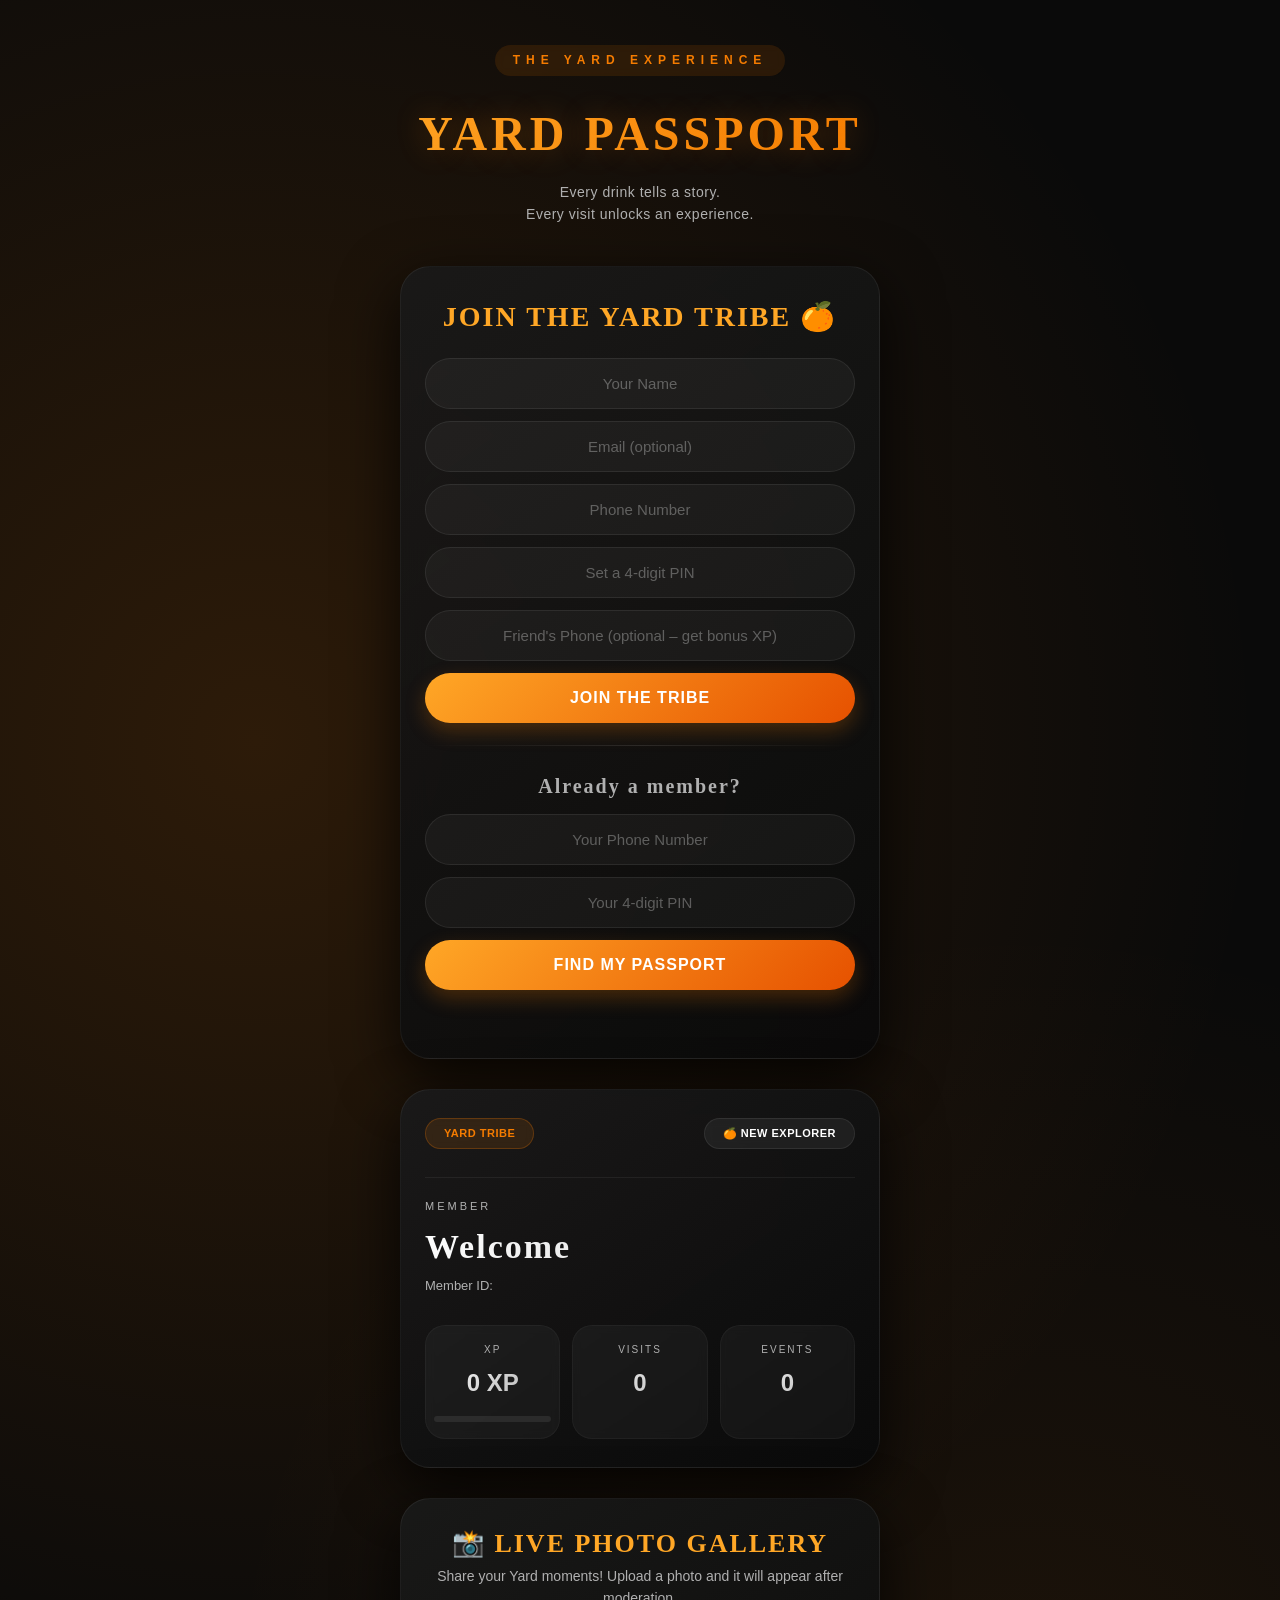
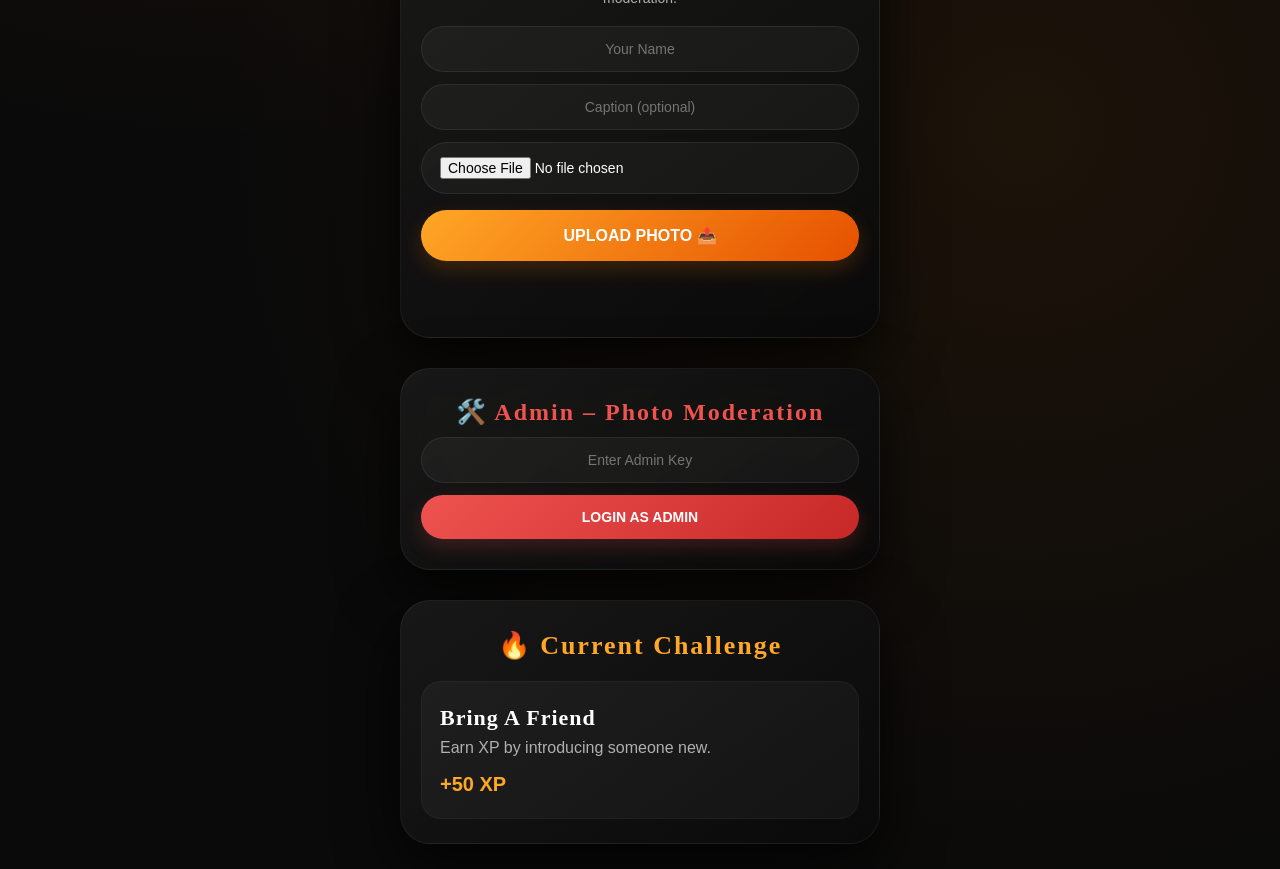
<file: index.html>
<!DOCTYPE html>
<html lang="en">

<head>
  <meta charset="UTF-8" />
  <meta name="viewport" content="width=device-width, initial-scale=1.0" />
  <title>The Yard Experience Passport</title>

  <!-- Google Fonts: Fraunces & IBM Plex Mono -->
  <link rel="preconnect" href="https://fonts.googleapis.com" />
  <link rel="preconnect" href="https://fonts.gstatic.com" crossorigin />
  <link href="https://fonts.googleapis.com/css2?family=Fraunces:opsz,wght@9..144,400;9..144,600;9..144,700&family=IBM+Plex+Mono:wght@300;400;600&display=swap" rel="stylesheet" />

  <link rel="stylesheet" href="style.css" />
</head>

<body>

  <main class="experience-widget">

    <!-- HERO -->
    <section class="hero">
      <span>THE YARD EXPERIENCE</span>
      <h1>YARD PASSPORT</h1>
      <p>Every drink tells a story.<br />Every visit unlocks an experience.</p>
    </section>

    <!-- LOGIN / REGISTER -->
    <section class="passport-login">

      <h2>JOIN THE YARD TRIBE 🍊</h2>

      <input id="nameInput" type="text" placeholder="Your Name" required />
      <input id="emailInput" type="email" placeholder="Email (optional)" />
      <input id="phoneInput" type="tel" placeholder="Phone Number" required />
      <input id="pinInput" type="password" placeholder="Set a 4-digit PIN" maxlength="4" pattern="\d{4}" required />
      <input id="referralInput" type="tel" placeholder="Friend's Phone (optional – get bonus XP)" />

      <button id="joinButton">JOIN THE TRIBE</button>

      <hr />

      <h3>Already a member?</h3>
      <input id="loginPhoneInput" type="tel" placeholder="Your Phone Number" required />
      <input id="loginPinInput" type="password" placeholder="Your 4-digit PIN" maxlength="4" pattern="\d{4}" required />
      <button id="findPassport">FIND MY PASSPORT</button>

      <p id="loginMessage"></p>
    </section>

    <!-- PASSPORT CARD -->
    <section class="passport-card">
      <div class="card-header">
        <span class="tag">YARD TRIBE</span>
        <span class="level-badge" id="levelBadge">🍊 NEW EXPLORER</span>
      </div>

      <div class="member">
        <p>MEMBER</p>
        <h2 id="memberName">Welcome</h2>
        <p id="memberId">Member ID</p>
      </div>

      <div class="stats">
        <div class="stat">
          <label>XP</label>
          <strong id="xpValue">0 XP</strong>
          <div class="xp-bar"><div id="xpProgress"></div></div>
        </div>
        <div class="stat">
          <label>VISITS</label>
          <strong id="visitCount">0</strong>
        </div>
        <div class="stat">
          <label>EVENTS</label>
          <strong id="eventCount">0</strong>
        </div>
      </div>

      <div id="passportDetails">
        <h2>Passport Benefits</h2>
        <ul>
          <li>🍹 Cocktail Rewards</li>
          <li>🎟 VIP Events</li>
          <li>🔓 Secret Menu Access</li>
          <li>🏆 Yard Legend Status</li>
        </ul>
      </div>
    </section>

    <!-- SUBMIT DRINK -->
    <section class="drink-submit" id="drinkSection" style="display:none;">
      <h2>🍸 SUBMIT YOUR DRINK</h2>
      <p>Create your signature drink and earn <strong>+25 XP</strong>!</p>

      <input id="drinkNameInput" type="text" placeholder="Drink Name *" />
      <input id="syrupInput" type="text" placeholder="Syrup (e.g., Vanilla Syrup)" />
      <input id="baseJuiceInput" type="text" placeholder="Base Juice (e.g., Orange Juice)" />
      <input id="alcoholInput" type="text" placeholder="Alcohol (e.g., Vodka, Gin)" />
      <input id="mixersInput" type="text" placeholder="Mixers (e.g., Soda Water)" />
      <input id="garnishInput" type="text" placeholder="Garnish (e.g., Lime Wheel)" />
      <input id="specialReqInput" type="text" placeholder="Special requirements (e.g., Shaken)" />

      <button id="submitDrinkButton">SUBMIT DRINK 🍹</button>
      <p id="drinkMessage"></p>
    </section>

    <!-- PHOTO GALLERY -->
    <section class="photo-section">
      <h2>📸 LIVE PHOTO GALLERY</h2>
      <p>Share your Yard moments! Upload a photo and it will appear after moderation.</p>

      <div class="photo-upload">
        <input id="photoName" type="text" placeholder="Your Name" required />
        <input id="photoCaption" type="text" placeholder="Caption (optional)" />
        <input id="photoFile" type="file" accept="image/*" required />
        <button id="uploadPhotoButton">UPLOAD PHOTO 📤</button>
        <p id="photoUploadMessage"></p>
      </div>

      <div id="photoGallery" class="photo-gallery">
        <!-- Photos loaded dynamically -->
      </div>
    </section>

    <!-- ADMIN PANEL -->
    <section class="admin-section">
      <h2>🛠️ Admin – Photo Moderation</h2>
      <input id="adminKeyInput" type="password" placeholder="Enter Admin Key" />
      <button id="adminLoginButton">LOGIN AS ADMIN</button>
      <div id="adminControls" style="display:none; margin-top:15px;">
        <h3>Pending Photos</h3>
        <div id="pendingPhotosList"></div>
        <p id="adminMessage"></p>
        <button id="adminLogoutButton">LOGOUT</button>
      </div>
    </section>

    <!-- CHALLENGE -->
    <section class="challenge">
      <h2>🔥 Current Challenge</h2>
      <div>
        <h3>Bring A Friend</h3>
        <p>Earn XP by introducing someone new.</p>
        <strong>+50 XP</strong>
      </div>
    </section>

  </main>

  <script src="script.js"></script>
</body>

</html>
</file>
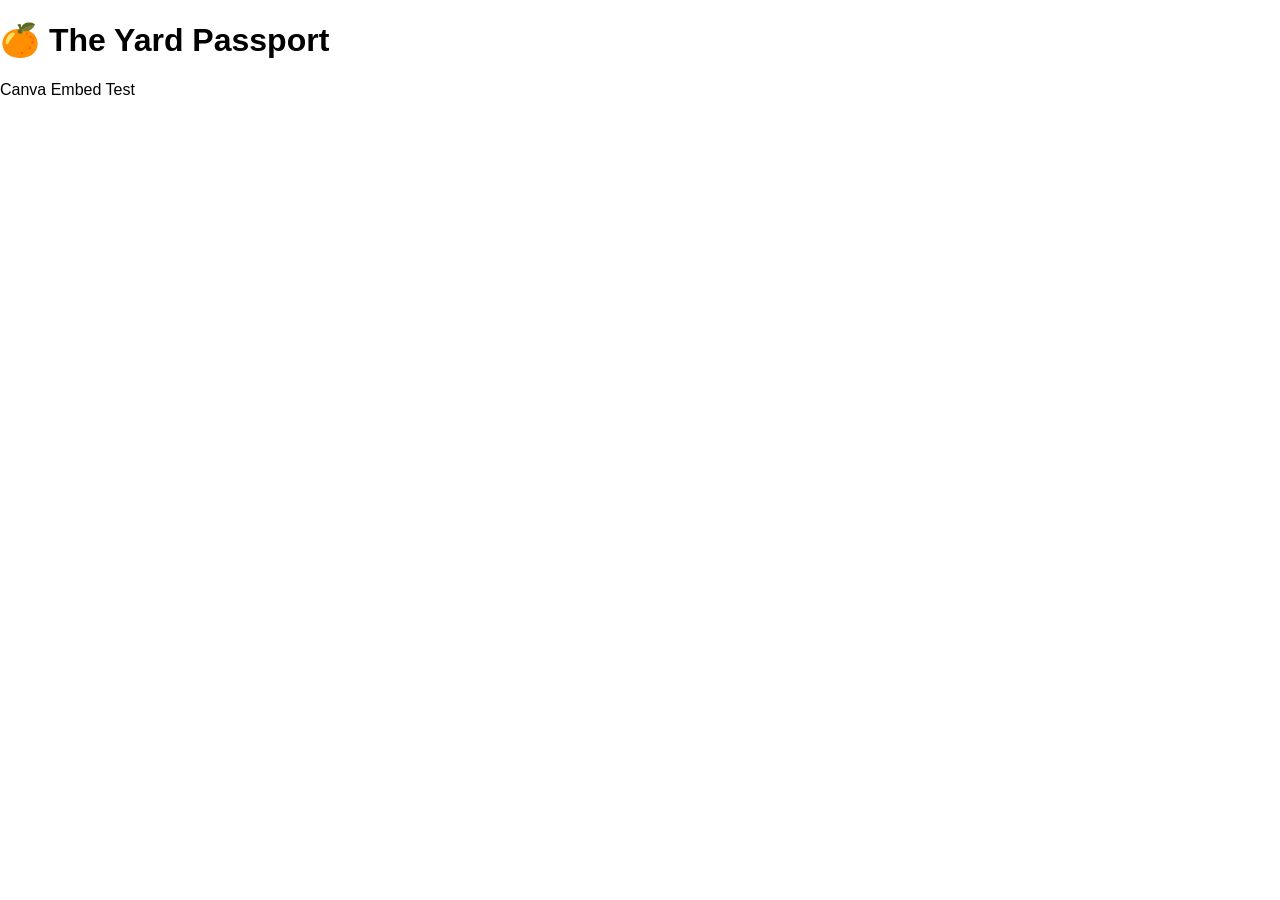
<file: canva.html>
<!DOCTYPE html>
<html>
<head>
<title>The Yard Passport</title>
<style>
body {
  margin:0;
  padding:0;
  font-family:Arial;
}
</style>
</head>

<body>

<h1>🍊 The Yard Passport</h1>

<p>Canva Embed Test</p>

</body>
</html>
</file>
<file: style.css>
/* ============================================
   THE YARD EXPERIENCE – PREMIUM STYLE
   Dark luxury with orange accents
   ============================================ */

:root {
  --orange: #F57C00;
  --orange-light: #FFA726;
  --orange-dark: #E65100;
  --black: #0A0A0A;
  --black-light: #1A1A1A;
  --white: #FFFFFF;
  --grey: #B0B0B0;
  --shadow: 0 20px 60px rgba(0, 0, 0, 0.8);
  --radius: 30px;
  --font-display: 'Bebas Neue', cursive;
  --font-body: 'Poppins', sans-serif;
}

* {
  box-sizing: border-box;
  margin: 0;
  padding: 0;
}

body {
  min-height: 100vh;
  padding: 25px 15px;
  background:
    radial-gradient(circle at 20% 30%, rgba(245, 124, 0, 0.15), transparent 50%),
    radial-gradient(circle at 80% 70%, rgba(245, 124, 0, 0.08), transparent 40%),
    var(--black);
  font-family: var(--font-body);
  color: var(--white);
  line-height: 1.6;
}

.experience-widget {
  max-width: 480px;
  margin: 0 auto;
  display: flex;
  flex-direction: column;
  gap: 30px;
}

/* ================================
   HERO
   ================================ */
.hero {
  text-align: center;
  padding: 20px 0 10px;
}

.hero span {
  display: inline-block;
  letter-spacing: 6px;
  font-size: 12px;
  font-weight: 600;
  color: var(--orange);
  text-transform: uppercase;
  background: rgba(245, 124, 0, 0.12);
  padding: 6px 18px;
  border-radius: 50px;
  backdrop-filter: blur(4px);
  -webkit-backdrop-filter: blur(4px);
  margin-bottom: 12px;
}

.hero h1 {
  font-family: var(--font-display);
  font-size: 48px;
  letter-spacing: 4px;
  background: linear-gradient(135deg, #FFA726, #F57C00);
  -webkit-background-clip: text;
  -webkit-text-fill-color: transparent;
  background-clip: text;
  text-shadow: 0 0 30px rgba(245, 124, 0, 0.3);
  margin: 8px 0;
}

.hero p {
  font-size: 14px;
  color: var(--grey);
  font-weight: 300;
  letter-spacing: 0.5px;
}

/* ================================
   PASSPORT CARD
   ================================ */
.passport-card {
  background: linear-gradient(145deg, rgba(26, 26, 26, 0.95), rgba(10, 10, 10, 0.98));
  backdrop-filter: blur(12px);
  -webkit-backdrop-filter: blur(12px);
  padding: 28px 24px;
  border-radius: var(--radius);
  border: 1px solid rgba(255, 255, 255, 0.06);
  box-shadow: var(--shadow);
  transition: transform 0.3s ease;
}

.passport-card:hover {
  transform: translateY(-4px);
}

.card-header {
  display: flex;
  justify-content: space-between;
  align-items: center;
  flex-wrap: wrap;
  gap: 10px;
}

.tag,
.level-badge {
  background: rgba(245, 124, 0, 0.12);
  padding: 6px 18px;
  border-radius: 50px;
  font-size: 11px;
  font-weight: 600;
  letter-spacing: 0.5px;
  text-transform: uppercase;
  backdrop-filter: blur(4px);
  -webkit-backdrop-filter: blur(4px);
}

.tag {
  color: var(--orange);
  border: 1px solid rgba(245, 124, 0, 0.25);
}

.level-badge {
  background: rgba(255, 255, 255, 0.06);
  color: var(--white);
  border: 1px solid rgba(255, 255, 255, 0.08);
}

.member {
  margin-top: 28px;
  padding-top: 20px;
  border-top: 1px solid rgba(255, 255, 255, 0.06);
}

.member p:first-child {
  font-size: 11px;
  color: var(--grey);
  letter-spacing: 3px;
  text-transform: uppercase;
}

.member h2 {
  font-family: var(--font-display);
  font-size: 34px;
  letter-spacing: 2px;
  margin: 4px 0 2px;
  background: linear-gradient(135deg, #fff, #ccc);
  -webkit-background-clip: text;
  -webkit-text-fill-color: transparent;
  background-clip: text;
}

.member #memberId {
  font-size: 13px;
  color: var(--grey);
  font-weight: 300;
}

/* ================================
   STATS
   ================================ */
.stats {
  display: grid;
  grid-template-columns: repeat(3, 1fr);
  gap: 12px;
  margin-top: 28px;
}

.stat {
  background: rgba(255, 255, 255, 0.04);
  backdrop-filter: blur(4px);
  -webkit-backdrop-filter: blur(4px);
  padding: 16px 8px;
  border-radius: 20px;
  text-align: center;
  border: 1px solid rgba(255, 255, 255, 0.04);
  transition: background 0.3s ease;
}

.stat:hover {
  background: rgba(255, 255, 255, 0.07);
}

.stat label {
  display: block;
  font-size: 10px;
  text-transform: uppercase;
  letter-spacing: 2px;
  color: var(--grey);
  font-weight: 400;
}

.stat strong {
  display: block;
  font-size: 24px;
  font-weight: 700;
  margin-top: 6px;
  background: linear-gradient(135deg, #fff, #aaa);
  -webkit-background-clip: text;
  -webkit-text-fill-color: transparent;
  background-clip: text;
}

.xp-bar {
  height: 6px;
  background: rgba(255, 255, 255, 0.08);
  border-radius: 20px;
  margin-top: 14px;
  overflow: hidden;
}

#xpProgress {
  height: 100%;
  width: 0%;
  background: linear-gradient(90deg, var(--orange-light), var(--orange));
  border-radius: 20px;
  transition: width 1.2s cubic-bezier(0.4, 0, 0.2, 1);
  box-shadow: 0 0 20px rgba(245, 124, 0, 0.3);
}

/* ================================
   PASSPORT BENEFITS
   ================================ */
#passportDetails {
  display: none;
  margin-top: 25px;
  padding: 20px 18px;
  background: rgba(255, 255, 255, 0.04);
  border-radius: 24px;
  border: 1px solid rgba(255, 255, 255, 0.05);
}

#passportDetails.show {
  display: block;
  animation: fadeSlide 0.6s ease;
}

#passportDetails h2 {
  font-family: var(--font-display);
  font-size: 22px;
  letter-spacing: 2px;
  margin-bottom: 14px;
  color: var(--orange-light);
}

#passportDetails ul {
  list-style: none;
  display: grid;
  grid-template-columns: 1fr 1fr;
  gap: 10px;
}

#passportDetails ul li {
  padding: 10px 12px;
  background: rgba(255, 255, 255, 0.04);
  border-radius: 16px;
  font-size: 13px;
  font-weight: 300;
  border-left: 3px solid var(--orange);
  transition: background 0.3s ease;
}

#passportDetails ul li:hover {
  background: rgba(255, 255, 255, 0.08);
}

@keyframes fadeSlide {
  from {
    opacity: 0;
    transform: translateY(12px);
  }
  to {
    opacity: 1;
    transform: translateY(0);
  }
}

/* ================================
   LOGIN / REGISTER
   ================================ */
.passport-login {
  display: grid;
  gap: 12px;
  background: linear-gradient(145deg, rgba(26, 26, 26, 0.9), rgba(10, 10, 10, 0.95));
  backdrop-filter: blur(12px);
  -webkit-backdrop-filter: blur(12px);
  padding: 28px 24px;
  border-radius: var(--radius);
  border: 1px solid rgba(255, 255, 255, 0.06);
  box-shadow: var(--shadow);
}

.passport-login h2,
.passport-login h3 {
  font-family: var(--font-display);
  letter-spacing: 2px;
  text-align: center;
}

.passport-login h2 {
  font-size: 28px;
  color: var(--orange-light);
  margin-bottom: 6px;
}

.passport-login h3 {
  font-size: 20px;
  color: var(--grey);
  margin-top: 6px;
}

.passport-login input {
  padding: 16px 20px;
  border-radius: 50px;
  border: 1px solid rgba(255, 255, 255, 0.08);
  background: rgba(255, 255, 255, 0.04);
  color: var(--white);
  font-size: 15px;
  font-family: var(--font-body);
  transition: border-color 0.3s ease, box-shadow 0.3s ease;
  text-align: center;
}

.passport-login input:focus {
  outline: none;
  border-color: var(--orange);
  box-shadow: 0 0 0 3px rgba(245, 124, 0, 0.15);
}

.passport-login input::placeholder {
  color: rgba(255, 255, 255, 0.3);
  font-weight: 300;
}

hr {
  border: none;
  height: 1px;
  background: linear-gradient(90deg, transparent, rgba(255, 255, 255, 0.1), transparent);
  margin: 10px 0 6px;
}

.passport-login button {
  padding: 16px;
  border: none;
  border-radius: 50px;
  background: linear-gradient(135deg, var(--orange-light), var(--orange-dark));
  color: white;
  font-weight: 700;
  font-size: 16px;
  letter-spacing: 1px;
  cursor: pointer;
  transition: transform 0.2s ease, box-shadow 0.3s ease;
  box-shadow: 0 8px 20px rgba(245, 124, 0, 0.25);
}

.passport-login button:hover {
  transform: scale(1.02);
  box-shadow: 0 12px 28px rgba(245, 124, 0, 0.35);
}

.passport-login button:active {
  transform: scale(0.98);
}

#loginMessage {
  text-align: center;
  font-size: 14px;
  color: var(--grey);
  font-weight: 300;
  min-height: 24px;
  margin-top: 4px;
}

/* ================================
   DRINK SUBMIT & PHOTO UPLOAD
   ================================ */
.drink-submit,
.photo-section {
  background: linear-gradient(145deg, rgba(26, 26, 26, 0.9), rgba(10, 10, 10, 0.95));
  backdrop-filter: blur(12px);
  -webkit-backdrop-filter: blur(12px);
  padding: 24px 20px;
  border-radius: var(--radius);
  border: 1px solid rgba(255, 255, 255, 0.06);
  box-shadow: var(--shadow);
}

.drink-submit h2,
.photo-section h2 {
  font-family: var(--font-display);
  font-size: 26px;
  letter-spacing: 2px;
  text-align: center;
  color: var(--orange-light);
}

.drink-submit p,
.photo-section p {
  text-align: center;
  color: var(--grey);
  font-weight: 300;
  font-size: 14px;
  margin-bottom: 16px;
}

.drink-submit input,
.photo-upload input {
  width: 100%;
  padding: 14px 18px;
  margin-bottom: 12px;
  border-radius: 50px;
  border: 1px solid rgba(255, 255, 255, 0.08);
  background: rgba(255, 255, 255, 0.04);
  color: var(--white);
  font-size: 14px;
  font-family: var(--font-body);
  transition: border-color 0.3s ease;
  text-align: center;
}

.drink-submit input:focus,
.photo-upload input:focus {
  outline: none;
  border-color: var(--orange);
}

.drink-submit button,
.photo-upload button {
  width: 100%;
  padding: 16px;
  border: none;
  border-radius: 50px;
  background: linear-gradient(135deg, var(--orange-light), var(--orange-dark));
  color: white;
  font-weight: 700;
  font-size: 16px;
  cursor: pointer;
  transition: transform 0.2s ease, box-shadow 0.3s ease;
  box-shadow: 0 8px 20px rgba(245, 124, 0, 0.2);
  margin-top: 4px;
}

.drink-submit button:hover,
.photo-upload button:hover {
  transform: scale(1.02);
  box-shadow: 0 12px 28px rgba(245, 124, 0, 0.3);
}

#drinkMessage,
#photoUploadMessage {
  text-align: center;
  font-size: 14px;
  color: var(--grey);
  font-weight: 300;
  min-height: 24px;
  margin-top: 8px;
}

/* ================================
   PHOTO GALLERY
   ================================ */
.photo-gallery {
  display: grid;
  grid-template-columns: repeat(auto-fill, minmax(140px, 1fr));
  gap: 16px;
  margin-top: 20px;
}

.photo-item {
  background: rgba(255, 255, 255, 0.04);
  border-radius: 18px;
  overflow: hidden;
  border: 1px solid rgba(255, 255, 255, 0.06);
  transition: transform 0.3s ease, box-shadow 0.3s ease;
}

.photo-item:hover {
  transform: translateY(-6px);
  box-shadow: 0 12px 30px rgba(0, 0, 0, 0.5);
}

.photo-item img {
  width: 100%;
  height: 150px;
  object-fit: cover;
  display: block;
  background: #222;
}

.photo-item .photo-info {
  padding: 12px 14px;
  font-size: 13px;
  color: var(--grey);
}

.photo-item .photo-info strong {
  display: block;
  color: var(--white);
  font-weight: 600;
  font-size: 14px;
  margin-bottom: 2px;
}

.photo-item .photo-info .timestamp {
  display: block;
  font-size: 10px;
  color: rgba(255, 255, 255, 0.3);
  margin-top: 4px;
}

/* ================================
   ADMIN PANEL
   ================================ */
.admin-section {
  background: linear-gradient(145deg, rgba(26, 26, 26, 0.9), rgba(10, 10, 10, 0.95));
  backdrop-filter: blur(12px);
  -webkit-backdrop-filter: blur(12px);
  padding: 24px 20px;
  border-radius: var(--radius);
  border: 1px solid rgba(255, 255, 255, 0.06);
  box-shadow: var(--shadow);
}

.admin-section h2 {
  font-family: var(--font-display);
  font-size: 24px;
  letter-spacing: 2px;
  color: #EF5350;
  text-align: center;
}

.admin-section input,
.admin-section button {
  width: 100%;
  padding: 14px 18px;
  margin: 6px 0;
  border-radius: 50px;
  border: 1px solid rgba(255, 255, 255, 0.08);
  background: rgba(255, 255, 255, 0.04);
  color: var(--white);
  font-size: 14px;
  font-family: var(--font-body);
  text-align: center;
}

.admin-section input:focus {
  outline: none;
  border-color: #EF5350;
}

.admin-section button {
  background: linear-gradient(135deg, #EF5350, #C62828);
  border: none;
  font-weight: 700;
  cursor: pointer;
  transition: transform 0.2s ease, box-shadow 0.3s ease;
  box-shadow: 0 8px 20px rgba(239, 83, 80, 0.2);
}

.admin-section button:hover {
  transform: scale(1.02);
  box-shadow: 0 12px 28px rgba(239, 83, 80, 0.3);
}

#pendingPhotosList .pending-item {
  background: rgba(255, 255, 255, 0.04);
  padding: 12px;
  margin: 12px 0;
  border-radius: 18px;
  display: flex;
  align-items: center;
  gap: 12px;
  flex-wrap: wrap;
  border: 1px solid rgba(255, 255, 255, 0.06);
}

#pendingPhotosList .pending-item img {
  width: 70px;
  height: 70px;
  object-fit: cover;
  border-radius: 12px;
}

#pendingPhotosList .pending-item .info {
  flex: 1;
  min-width: 120px;
}

#pendingPhotosList .pending-item .info strong {
  color: var(--white);
  font-weight: 600;
}

#pendingPhotosList .pending-item .info small {
  color: var(--grey);
  font-size: 11px;
}

#pendingPhotosList .pending-item button {
  width: auto;
  padding: 8px 18px;
  margin: 3px;
  border-radius: 30px;
  border: none;
  font-weight: 600;
  cursor: pointer;
  transition: transform 0.2s ease;
}

#pendingPhotosList .pending-item button:hover {
  transform: scale(1.05);
}

.approve-btn {
  background: #2E7D32 !important;
  color: white !important;
}

.delete-btn {
  background: #C62828 !important;
  color: white !important;
}

#adminMessage {
  text-align: center;
  font-size: 14px;
  color: var(--grey);
  margin-top: 8px;
}

/* ================================
   CHALLENGE
   ================================ */
.challenge {
  background: linear-gradient(145deg, rgba(26, 26, 26, 0.9), rgba(10, 10, 10, 0.95));
  backdrop-filter: blur(12px);
  -webkit-backdrop-filter: blur(12px);
  padding: 24px 20px;
  border-radius: var(--radius);
  border: 1px solid rgba(255, 255, 255, 0.06);
  box-shadow: var(--shadow);
}

.challenge h2 {
  font-family: var(--font-display);
  font-size: 26px;
  letter-spacing: 2px;
  text-align: center;
  color: var(--orange-light);
}

.challenge div {
  background: rgba(255, 255, 255, 0.04);
  padding: 18px;
  border-radius: 20px;
  margin-top: 14px;
  border: 1px solid rgba(255, 255, 255, 0.04);
}

.challenge div h3 {
  font-family: var(--font-display);
  font-size: 22px;
  letter-spacing: 1px;
  color: var(--white);
}

.challenge div p {
  color: var(--grey);
  font-weight: 300;
}

.challenge div strong {
  display: inline-block;
  margin-top: 8px;
  color: var(--orange-light);
  font-size: 20px;
}

/* ================================
   RESPONSIVE
   ================================ */
@media (max-width: 480px) {
  body {
    padding: 15px 10px;
  }

  .hero h1 {
    font-size: 36px;
  }

  .member h2 {
    font-size: 28px;
  }

  .stats {
    gap: 8px;
  }

  .stat strong {
    font-size: 20px;
  }

  .photo-gallery {
    grid-template-columns: repeat(auto-fill, minmax(110px, 1fr));
  }

  .passport-card,
  .passport-login,
  .drink-submit,
  .photo-section,
  .admin-section,
  .challenge {
    padding: 20px 16px;
  }

  #passportDetails ul {
    grid-template-columns: 1fr;
  }

  #pendingPhotosList .pending-item {
    flex-direction: column;
    align-items: stretch;
  }
}
</file>
